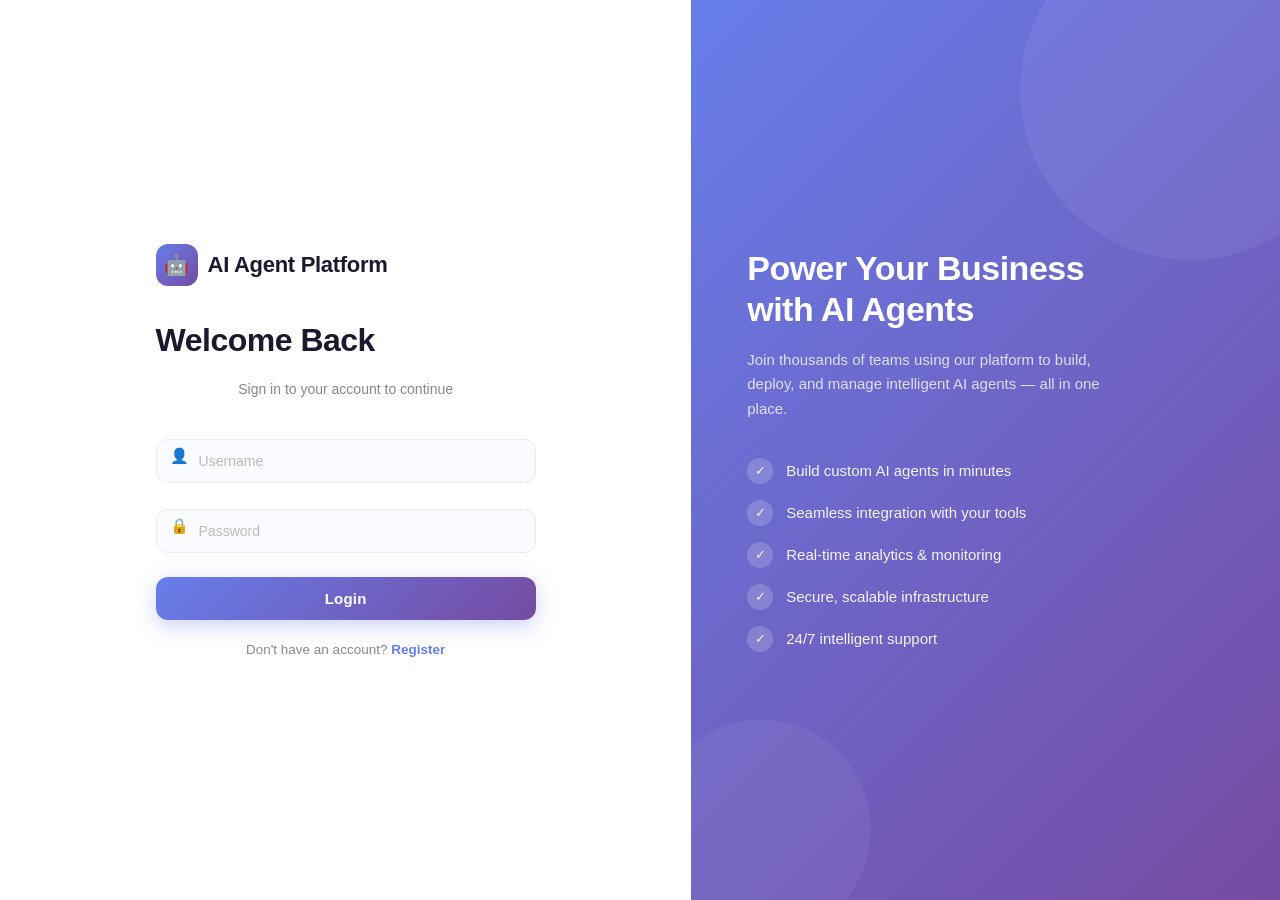
<file: templates/login.html>
<!DOCTYPE html>
<html lang="en">
<head>
    <meta charset="UTF-8">
    <meta name="viewport" content="width=device-width, initial-scale=1.0">
    <title>Login – AI Agent Platform</title>
    <link rel="stylesheet" href="/static/css/style.css">
    <link href="https://fonts.googleapis.com/css2?family=Syne:wght@600;700;800&family=DM+Sans:wght@400;500;600&display=swap" rel="stylesheet">
    <style>

        * { box-sizing: border-box; margin: 0; padding: 0; }

        body {
            font-family: 'Poppins', sans-serif;
            min-height: 100vh;
            display: flex;
            align-items: stretch;
            background: #f4f6ff;
        }

        /* ===== LEFT PANEL ===== */
        .left-panel {
            flex: 1;
            display: flex;
            flex-direction: column;
            justify-content: center;
            align-items: center;
            padding: 60px 48px;
            background: #ffffff;
            min-height: 100vh;
        }

        .left-inner {
            width: 100%;
            max-width: 380px;

        }

        .brand {
            display: flex;
            align-items: center;
            gap: 10px;
            margin-bottom: 36px;
        }

        .brand-icon {
            width: 42px; height: 42px;
            border-radius: 12px;
            background: linear-gradient(135deg, #667eea, #764ba2);
            display: flex; align-items: center; justify-content: center;
            font-size: 20px;
        }

        .brand-name {
            font-family: 'Poppins', sans-serif;
            font-size: 22px;
            font-weight: 700;
            color: #1a1a2e;
            letter-spacing: -.3px;
        }

        .left-inner h2 {
            font-family: 'Poppins', sans-serif;
            font-size: 32px;
            font-weight: 800;
            color: #1a1a2e;
            letter-spacing: -.5px;
            margin-bottom: 6px;
            align-items: center;
        }

        .left-inner .subtitle {
            font-size: 14px;
            color: #888;
            margin-bottom: 32px;
            font-weight: 400;
        }

        /* inputs */
        .field {
            position: relative;
            margin-bottom: 16px;
        }

        .field-icon {
            position: absolute;
            left: 14px;
            top: 50%;
            transform: translateY(-50%);
            font-size: 15px;
            color: #aaa;
            pointer-events: none;
        }

        .left-inner input {
            width: 100%;
            padding: 13px 16px 13px 42px;
            border: 1.5px solid #e8eaf0;
            border-radius: 12px;
            font-size: 14px;
            font-family: 'Poppins', sans-serif;
            color: #1a1a2e;
            background: #fafbff;
            outline: none;
            transition: border-color .2s, box-shadow .2s;
        }

        .left-inner input:focus {
            border-color: #667eea;
            box-shadow: 0 0 0 4px rgba(102,126,234,.12);
            background: #fff;
        }

        .left-inner input::placeholder { color: #bbb; }

        /* login button */
        .action-btn {
            width: 100%;
            padding: 13px;
            margin-top: 8px;
            border: none;
            border-radius: 12px;
            background: linear-gradient(135deg, #667eea, #764ba2);
            color: #fff;
            font-size: 15px;
            font-weight: 600;
            font-family: 'Poppins', sans-serif;
            cursor: pointer;
            letter-spacing: .2px;
            transition: opacity .2s, transform .15s;
            box-shadow: 0 6px 20px rgba(102,126,234,.35);
        }

        .action-btn:hover  { opacity: .9; transform: translateY(-1px); }
        .action-btn:active { transform: translateY(0); opacity: 1; }

        .left-inner p {
            text-align: center;
            margin-top: 22px;
            font-size: 13.5px;
            color: #888;
        }

        .left-inner p a {
            color: #667eea;
            font-weight: 600;
            text-decoration: none;
        }
        .left-inner p a:hover { text-decoration: underline; }


        /* ===== RIGHT PANEL ===== */
        .right-panel {
            width: 46%;
            background: linear-gradient(135deg, #667eea 0%, #764ba2 100%);
            display: flex;
            flex-direction: column;
            justify-content: center;
            padding: 64px 56px;
            position: relative;
            overflow: hidden;
        }

        /* decorative circles */
        .right-panel::before {
            content: '';
            position: absolute;
            width: 340px; height: 340px;
            border-radius: 50%;
            background: rgba(255,255,255,.06);
            top: -80px; right: -80px;
        }
        .right-panel::after {
            content: '';
            position: absolute;
            width: 220px; height: 220px;
            border-radius: 50%;
            background: rgba(255,255,255,.05);
            bottom: -40px; left: -40px;
        }

        .right-panel h3 {
            font-family: 'Poppins', sans-serif;
            font-size: 34px;
            font-weight: 800;
            color: #fff;
            line-height: 1.2;
            letter-spacing: -.5px;
            margin-bottom: 18px;
            position: relative; z-index: 1;
        }

        .right-panel .tagline {
            font-size: 15px;
            color: rgba(255,255,255,.78);
            line-height: 1.65;
            margin-bottom: 36px;
            max-width: 360px;
            position: relative; z-index: 1;
        }

        .feature-list {
            list-style: none;
            display: flex;
            flex-direction: column;
            gap: 16px;
            position: relative; z-index: 1;
        }

        .feature-list li {
            display: flex;
            align-items: center;
            gap: 13px;
            font-size: 15px;
            color: rgba(255,255,255,.92);
            font-weight: 500;
        }

        .feature-list li .check {
            width: 26px; height: 26px;
            border-radius: 50%;
            background: rgba(255,255,255,.18);
            display: flex; align-items: center; justify-content: center;
            flex-shrink: 0;
            font-size: 13px;
        }

        .stat-row {
            display: flex;
            gap: 28px;
            margin-top: 44px;
            position: relative; z-index: 1;
        }

        .stat {
            display: flex;
            flex-direction: column;
            gap: 3px;
        }

        .stat-num {
            font-family: 'Poppins', sans-serif;
            font-size: 26px;
            font-weight: 800;
            color: #fff;
        }

        .stat-label {
            font-size: 12px;
            color: rgba(255,255,255,.6);
            letter-spacing: .3px;
        }


        /* ===== RESPONSIVE ===== */
        @media (max-width: 768px) {
            body { flex-direction: column; }
            .right-panel { width: 100%; padding: 40px 32px; }
            .right-panel h3 { font-size: 26px; }
            .stat-row { gap: 20px; }
        }

    </style>
</head>
<body>

    <!-- ===== LEFT: LOGIN FORM ===== -->
    <div class="left-panel">
        <div class="left-inner">

            <div class="brand">
                <div class="brand-icon">🤖</div>
                <span class="brand-name">AI Agent Platform</span>
            </div>

            <h2>Welcome Back</h2>
            <p class="subtitle">Sign in to your account to continue</p>

            <form method="POST" action="/login">

                <div class="field">
                    <span class="field-icon">👤</span>
                    <input type="text" name="username" placeholder="Username" required>
                </div>

                <div class="field">
                    <span class="field-icon">🔒</span>
                    <input type="password" name="password" placeholder="Password" required>
                </div>

                <button class="action-btn">Login</button>
            </form>

            <p>Don't have an account? <a href="/register">Register</a></p>

        </div>
    </div>


    <!-- ===== RIGHT: INFO PANEL ===== -->
    <div class="right-panel">

        <h3>Power Your Business<br>with AI Agents</h3>

        <p class="tagline">
            Join thousands of teams using our platform to build,
            deploy, and manage intelligent AI agents — all in one place.
        </p>

        <ul class="feature-list">
            <li>
                <span class="check">✓</span>
                Build custom AI agents in minutes
            </li>
            <li>
                <span class="check">✓</span>
                Seamless integration with your tools
            </li>
            <li>
                <span class="check">✓</span>
                Real-time analytics & monitoring
            </li>
            <li>
                <span class="check">✓</span>
                Secure, scalable infrastructure
            </li>
            <li>
                <span class="check">✓</span>
                24/7 intelligent support
            </li>
        </ul>

        <!-- <div class="stat-row">
            <div class="stat">
                <span class="stat-num">10K+</span>
                <span class="stat-label">Active Users</span>
            </div>
            <div class="stat">
                <span class="stat-num">500+</span>
                <span class="stat-label">AI Agents Built</span>
            </div>
            <div class="stat">
                <span class="stat-num">99.9%</span>
                <span class="stat-label">Uptime</span>
            </div>
        </div> -->

    </div>

</body>
</html>























<!-- <!DOCTYPE html>
<html lang="en">
<head>
    <meta charset="UTF-8">
    <meta name="viewport" content="width=device-width, initial-scale=1.0">
    <title>Login</title>
    <link rel="stylesheet" href="/static/css/style.css">
</head>
<body>
    <div class="login-container">
        <h2>Login to AI Agent Platform</h2>
        <form method="POST" action="/login">
            <input type="text" name="username" placeholder="Username" required>
            <input type="password" name="password" placeholder="Password">
            <button class="action-btn">Login</button>
        </form>
        <p>
            Don't have account? <a href="/register"> Register</a>
        </p>
    </div>
    
</body>
</html> -->
</file>
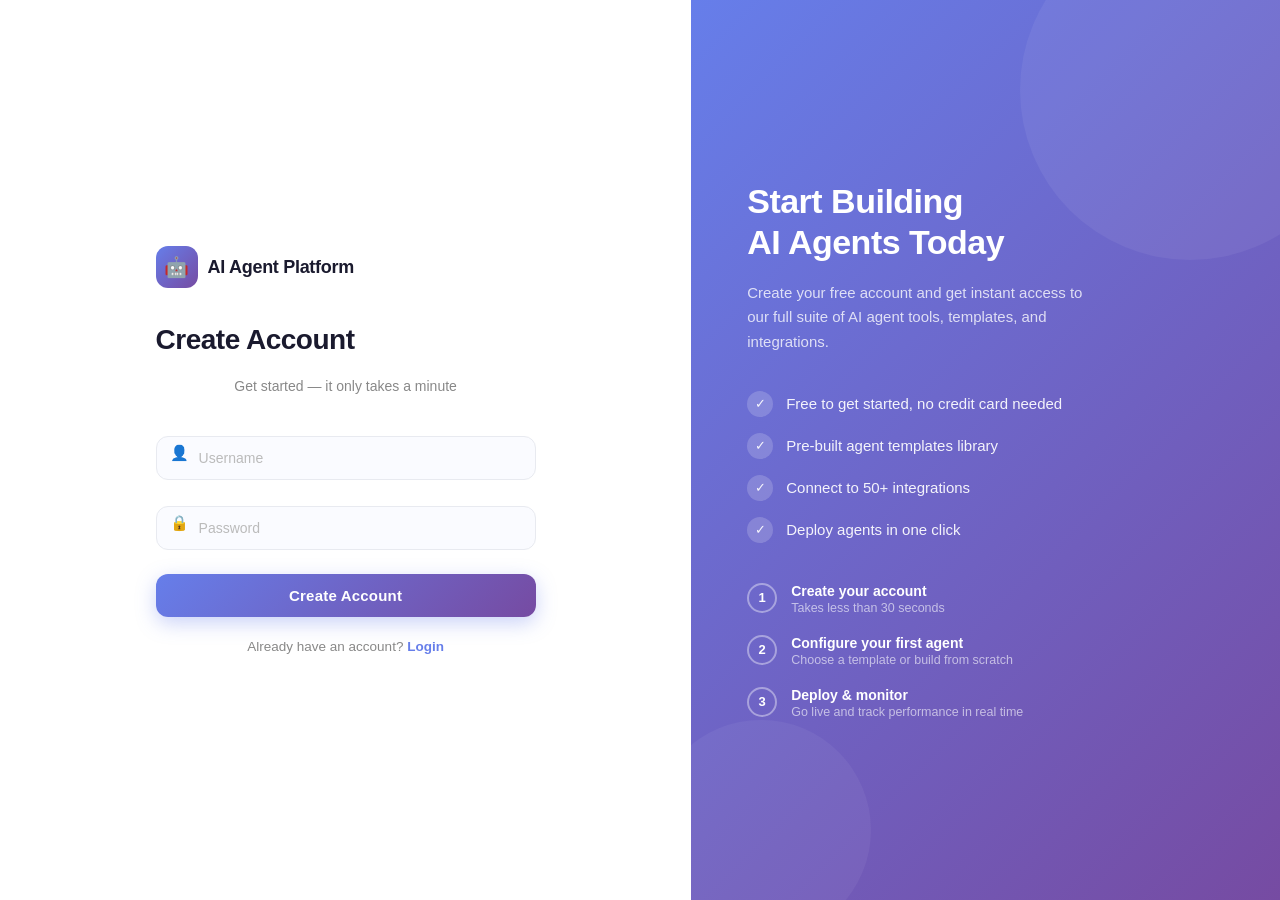
<file: templates/register.html>
<!DOCTYPE html>
<html lang="en">
<head>
    <meta charset="UTF-8">
    <meta name="viewport" content="width=device-width, initial-scale=1.0">
    <title>Register – AI Agent Platform</title>
    <link rel="stylesheet" href="/static/css/style.css">
    <link href="https://fonts.googleapis.com/css2?family=Syne:wght@600;700;800&family=DM+Sans:wght@400;500;600&display=swap" rel="stylesheet">
    <style>

        * { box-sizing: border-box; margin: 0; padding: 0; }

        body {
            font-family: 'Poppins', sans-serif;
            min-height: 100vh;
            display: flex;
            align-items: stretch;
            background: #f4f6ff;
        }

        /* ===== LEFT PANEL ===== */
        .left-panel {
            flex: 1;
            display: flex;
            flex-direction: column;
            justify-content: center;
            align-items: center;
            padding: 60px 48px;
            background: #ffffff;
            min-height: 100vh;
        }

        .left-inner {
            width: 100%;
            max-width: 380px;
        }

        .brand {
            display: flex;
            align-items: center;
            gap: 10px;
            margin-bottom: 36px;
        }

        .brand-icon {
            width: 42px; height: 42px;
            border-radius: 12px;
            background: linear-gradient(135deg, #667eea, #764ba2);
            display: flex; align-items: center; justify-content: center;
            font-size: 20px;
        }

        .brand-name {
            font-family: 'Poppins', sans-serif;
            font-size: 18px;
            font-weight: 700;
            color: #1a1a2e;
            letter-spacing: -.3px;
        }

        .left-inner h2 {
            font-family: 'Poppins', sans-serif;
            font-size: 28px;
            font-weight: 800;
            color: #1a1a2e;
            letter-spacing: -.5px;
            margin-bottom: 6px;
        }

        .left-inner .subtitle {
            font-size: 14px;
            color: #888;
            margin-bottom: 32px;
            font-weight: 400;
        }

        /* inputs */
        .field {
            position: relative;
            margin-bottom: 16px;
        }

        .field-icon {
            position: absolute;
            left: 14px;
            top: 50%;
            transform: translateY(-50%);
            font-size: 15px;
            color: #aaa;
            pointer-events: none;
        }

        .left-inner input {
            width: 100%;
            padding: 13px 16px 13px 42px;
            border: 1.5px solid #e8eaf0;
            border-radius: 12px;
            font-size: 14px;
            font-family: 'Poppins', sans-serif;
            color: #1a1a2e;
            background: #fafbff;
            outline: none;
            transition: border-color .2s, box-shadow .2s;
        }

        .left-inner input:focus {
            border-color: #667eea;
            box-shadow: 0 0 0 4px rgba(102,126,234,.12);
            background: #fff;
        }

        .left-inner input::placeholder { color: #bbb; }

        /* register button */
        .action-btn {
            width: 100%;
            padding: 13px;
            margin-top: 8px;
            border: none;
            border-radius: 12px;
            background: linear-gradient(135deg, #667eea, #764ba2);
            color: #fff;
            font-size: 15px;
            font-weight: 600;
            font-family: 'Poppins', sans-serif;
            cursor: pointer;
            letter-spacing: .2px;
            transition: opacity .2s, transform .15s;
            box-shadow: 0 6px 20px rgba(102,126,234,.35);
        }

        .action-btn:hover  { opacity: .9; transform: translateY(-1px); }
        .action-btn:active { transform: translateY(0); opacity: 1; }

        .left-inner p {
            text-align: center;
            margin-top: 22px;
            font-size: 13.5px;
            color: #888;
        }

        .left-inner p a {
            color: #667eea;
            font-weight: 600;
            text-decoration: none;
        }
        .left-inner p a:hover { text-decoration: underline; }


        /* ===== RIGHT PANEL ===== */
        .right-panel {
            width: 46%;
            background: linear-gradient(135deg, #667eea 0%, #764ba2 100%);
            display: flex;
            flex-direction: column;
            justify-content: center;
            padding: 64px 56px;
            position: relative;
            overflow: hidden;
        }

        .right-panel::before {
            content: '';
            position: absolute;
            width: 340px; height: 340px;
            border-radius: 50%;
            background: rgba(255,255,255,.06);
            top: -80px; right: -80px;
        }
        .right-panel::after {
            content: '';
            position: absolute;
            width: 220px; height: 220px;
            border-radius: 50%;
            background: rgba(255,255,255,.05);
            bottom: -40px; left: -40px;
        }

        .right-panel h3 {
            font-family: 'Poppins', sans-serif;
            font-size: 34px;
            font-weight: 800;
            color: #fff;
            line-height: 1.2;
            letter-spacing: -.5px;
            margin-bottom: 18px;
            position: relative; z-index: 1;
        }

        .right-panel .tagline {
            font-size: 15px;
            color: rgba(255,255,255,.78);
            line-height: 1.65;
            margin-bottom: 36px;
            max-width: 360px;
            position: relative; z-index: 1;
        }

        .feature-list {
            list-style: none;
            display: flex;
            flex-direction: column;
            gap: 16px;
            position: relative; z-index: 1;
        }

        .feature-list li {
            display: flex;
            align-items: center;
            gap: 13px;
            font-size: 15px;
            color: rgba(255,255,255,.92);
            font-weight: 500;
        }

        .feature-list li .check {
            width: 26px; height: 26px;
            border-radius: 50%;
            background: rgba(255,255,255,.18);
            display: flex; align-items: center; justify-content: center;
            flex-shrink: 0;
            font-size: 13px;
        }

        .steps-row {
            display: flex;
            flex-direction: column;
            gap: 20px;
            margin-top: 40px;
            position: relative; z-index: 1;
        }

        .step {
            display: flex;
            align-items: flex-start;
            gap: 14px;
        }

        .step-num {
            width: 30px; height: 30px;
            border-radius: 50%;
            border: 2px solid rgba(255,255,255,.4);
            display: flex; align-items: center; justify-content: center;
            font-family: 'Poppins', sans-serif;
            font-size: 13px;
            font-weight: 700;
            color: #fff;
            flex-shrink: 0;
        }

        .step-text {
            display: flex;
            flex-direction: column;
            gap: 2px;
        }

        .step-title {
            font-size: 14px;
            font-weight: 600;
            color: #fff;
        }

        .step-desc {
            font-size: 12.5px;
            color: rgba(255,255,255,.6);
        }


        /* ===== RESPONSIVE ===== */
        @media (max-width: 768px) {
            body { flex-direction: column; }
            .right-panel { width: 100%; padding: 40px 32px; }
            .right-panel h3 { font-size: 26px; }
        }

    </style>
</head>
<body>

    <!-- ===== LEFT: REGISTER FORM ===== -->
    <div class="left-panel">
        <div class="left-inner">

            <div class="brand">
                <div class="brand-icon">🤖</div>
                <span class="brand-name">AI Agent Platform</span>
            </div>

            <h2>Create Account</h2>
            <p class="subtitle">Get started — it only takes a minute</p>

            <form method="POST">

                <div class="field">
                    <span class="field-icon">👤</span>
                    <input type="text" name="username" placeholder="Username" required>
                </div>

                <div class="field">
                    <span class="field-icon">🔒</span>
                    <input type="password" name="password" placeholder="Password" required>
                </div>

                <button class="action-btn">Create Account</button>
            </form>

            <p>Already have an account? <a href="/login">Login</a></p>

        </div>
    </div>


    <!-- ===== RIGHT: INFO PANEL ===== -->
    <div class="right-panel">

        <h3>Start Building<br>AI Agents Today</h3>

        <p class="tagline">
            Create your free account and get instant access to
            our full suite of AI agent tools, templates, and integrations.
        </p>

        <ul class="feature-list">
            <li><span class="check">✓</span> Free to get started, no credit card needed</li>
            <li><span class="check">✓</span> Pre-built agent templates library</li>
            <li><span class="check">✓</span> Connect to 50+ integrations</li>
            <li><span class="check">✓</span> Deploy agents in one click</li>
        </ul>

        <div class="steps-row">
            <div class="step">
                <div class="step-num">1</div>
                <div class="step-text">
                    <span class="step-title">Create your account</span>
                    <span class="step-desc">Takes less than 30 seconds</span>
                </div>
            </div>
            <div class="step">
                <div class="step-num">2</div>
                <div class="step-text">
                    <span class="step-title">Configure your first agent</span>
                    <span class="step-desc">Choose a template or build from scratch</span>
                </div>
            </div>
            <div class="step">
                <div class="step-num">3</div>
                <div class="step-text">
                    <span class="step-title">Deploy &amp; monitor</span>
                    <span class="step-desc">Go live and track performance in real time</span>
                </div>
            </div>
        </div>

    </div>

</body>
</html>


















<!-- <!DOCTYPE html>
<html lang="en">
<head>
    <meta charset="UTF-8">
    <meta name="viewport" content="width=device-width, initial-scale=1.0">
    <title>Register</title>
    <link rel="stylesheet" href="/static/css/style.css">
</head>
<body>
    <div class="register-container">
        <h2>Create Account</h2>
        <form method="POST">
            <input type="text" name="username" placeholder="Username">
            <input type="password" name="password" placeholder="Password">
            <button class="action-btn">Register</button>
        </form>
        <p>
            Already have an account?<a href="/login">Login</a>
        </p>

    </div>
    
</body>
</html> -->
</file>
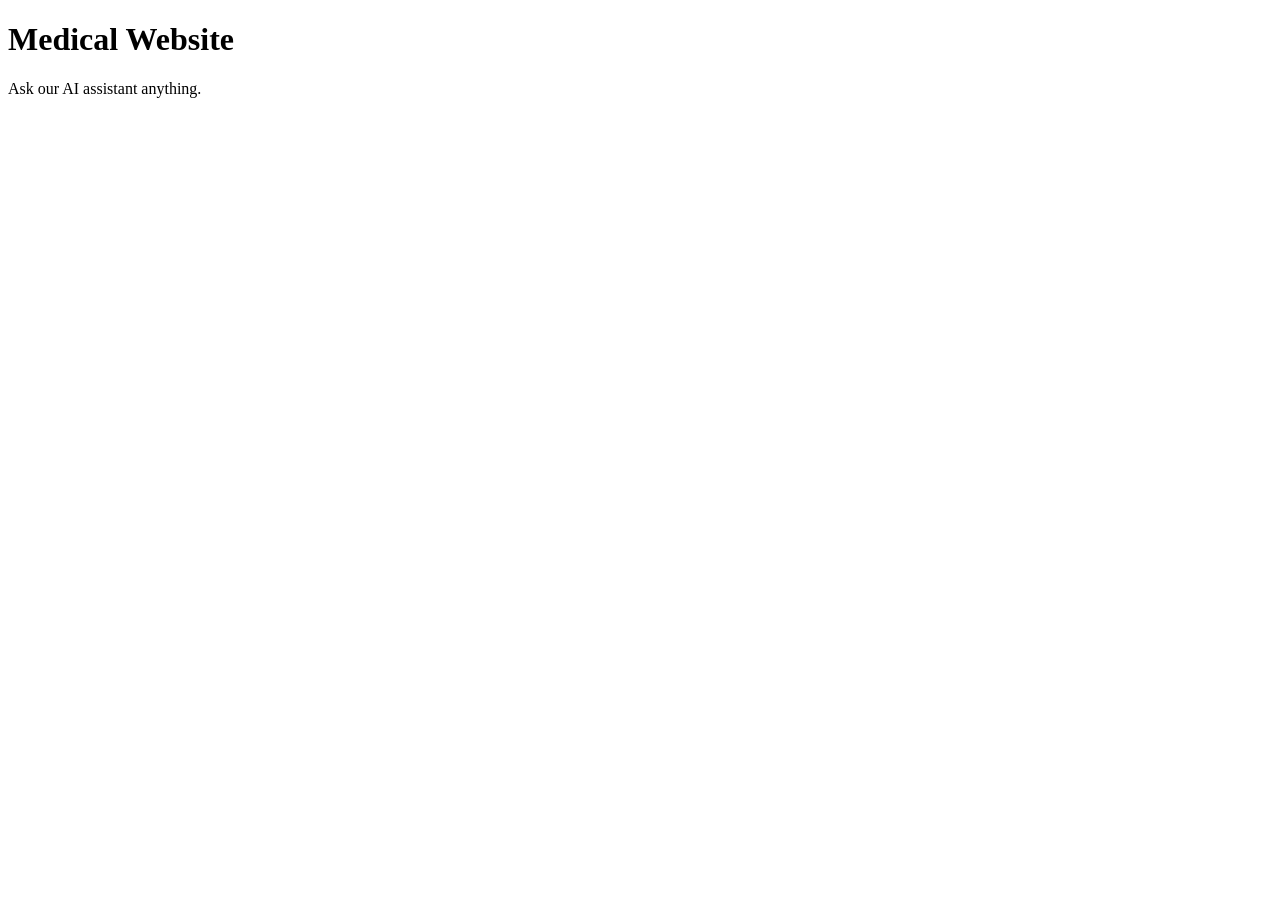
<file: templates/test.html>
<!DOCTYPE html>
<html>

<head>
<title>Test Chatbot</title>
</head>

<body>

<h1>Medical Website</h1>

<p>Ask our AI assistant anything.</p>

<script src="http://localhost:5000/static/widget.js?agent_id=e3566b57-e615-49e3-bc31-da69ba003e0d"></script>
</body>
</html>
</file>
<file: static/css/style.css>
/* GOOGLE FONT */
body{
    font-family: 'Poppins', sans-serif;
    margin:0;
    padding:0;
    background: linear-gradient(135deg,#667eea,#764ba2);
    min-height:100vh;

    display:flex;
    justify-content:center;
    align-items:center;

}

/* login page */
/* .login-container{
    width: 100%;
    max-width: 400px;
    padding: 50px;
    border-radius: 16px;
    background: rgba(255,255,255,0.95);
    backdrop-filter: blur(10px);
    box-shadow:0 15px 40px rgba(0,0,0,0.2);
    align-items: center;

}
input{
    width:100%;
    padding:12px 14px;   
    margin:10px 0;
    border-radius:10px;
    border:1px solid #ccc;
    outline:none;
    font-size:14px;
} */

/* register page */
/* .register-container{
    width: 100%;
    max-width: 400px;
    padding: 50px;
    border-radius: 16px;
    background: rgba(255,255,255,0.95);
    backdrop-filter: blur(10px);
    box-shadow:0 15px 40px rgba(0,0,0,0.2);
    align-items: center;

}
input{
    width:100%;
    padding:12px 14px;   
    margin:10px 0;
    border-radius:10px;
    border:1px solid #ccc;
    outline:none;
    font-size:14px;
} */


/* MAIN CONTAINER */
.container{
    width:900px;
    margin:auto;
    margin-top:60px;
    padding:40px;
    border-radius:16px;
    background: rgba(255,255,255,0.95);
    backdrop-filter: blur(10px);
    box-shadow:0 15px 40px rgba(0,0,0,0.2);
}

/* TITLE */
h1{
    text-align:center;
    font-weight:600;
    color:#333;
    margin-bottom:35px;
}

/* TABS */
.tabs{
    display:flex;
    justify-content:center;
    gap:12px;
    margin-bottom:30px;
}

/* TAB BUTTON */
.tab-btn{
    padding:12px 26px;
    border:none;
    border-radius:30px;
    background:#f0f2ff;
    font-weight:600;
    cursor:pointer;
    transition:0.3s;
    color:#444;
}

/* TAB HOVER */
.tab-btn:hover{
    background:#dfe5ff;
}

/* ACTIVE TAB */
.tab-btn.active{
    background:linear-gradient(135deg,#4a6cf7,#6f8bff);
    color:white;
    box-shadow:0 6px 18px rgba(74,108,247,0.4);
}

/* TAB CONTENT */
.tab-content{
    display:none;
    animation:fade 0.4s ease;
}

.tab-content.active{
    display:block;
}

@keyframes fade{
    from{opacity:0; transform:translateY(10px);}
    to{opacity:1; transform:translateY(0);}
}

/* SECTION TITLE */
h2{
    margin-bottom:12px;
    color:#444;
}

/* INPUT FIELDS */
input, textarea{
    width:100%;
    padding:14px;
    border-radius:10px;
    /* border:1px solid #e1e3f0; */
    font-size:14px;
    margin-top:10px;
    transition:0.25s;
    background:#fafbff;
    /* background:#0f172a;
    color:#00ff9c; */

}

/* INPUT FOCUS */
input:focus, textarea:focus{
    outline:none;
    border-color:#4a6cf7;
    box-shadow:0 0 0 3px rgba(74,108,247,0.15);
}

/* TEXTAREA */
textarea{
    height:130px;
    resize:none;
}

/* MAIN BUTTON */
.action-btn{
    margin-top:20px;
    padding:12px 28px;
    border:none;
    border-radius:30px;
    font-weight:600;
    cursor:pointer;
    background:linear-gradient(135deg,#4a6cf7,#6f8bff);
    color:white;
    transition:0.3s;
}

/* BUTTON HOVER */
.action-btn:hover{
    transform:translateY(-2px);
    box-shadow:0 8px 20px rgba(0,0,0,0.15);
}

/* EMBED BOX */
pre{
    background:#fafbff;
    color:black;
    padding:18px;
    border-radius:10px;
    margin-top:15px;
    overflow-x:auto;
    font-size:13px;
}

/* SUCCESS TEXT */
#botSaved{
    margin-top:10px;
    color:#28c76f;
    font-weight:500;
}

/* ANSWER BOX */
#answer{
    background:#f6f7ff;
    border-radius:10px;
    padding:15px;
    border:1px solid #e1e3f0;
}

/* LOADER */
.loader-container{
    text-align:center;
    margin-top:20px;
}

.loader{
    border:5px solid #f3f3f3;
    border-top:5px solid #4a6cf7;
    border-radius:50%;
    width:40px;
    height:40px;
    animation:spin 1s linear infinite;
    margin:auto;
}

@keyframes spin{
    0%{transform:rotate(0deg);}
    100%{transform:rotate(360deg);}
}

/* MOBILE */
@media(max-width:900px){

.container{
    width:92%;
    padding:25px;
}

.tabs{
    flex-wrap:wrap;
}

.tab-btn{
    flex:1;
}
}

/* multiple files upload */
/* ================= FILE BLOCK STYLE ================= */

/* #fileList{
    list-style:none;
    padding:0;
    margin-top:15px;
    display:grid;
    grid-template-columns:1fr;
    gap:12px;
} */

#fileList{
    display:grid;
    grid-template-columns:repeat(auto-fill, minmax(220px,1fr));
    gap:12px;
}

/* MAIN BLOCK */
.file-block{
    background:white;
    border-radius:14px;
    padding:15px;
    border:1px solid #e5e7ff;
    box-shadow:0 8px 25px rgba(0,0,0,0.08);
    transition:0.3s;
}

/* HOVER EFFECT */
.file-block:hover{
    transform:translateY(-3px);
    box-shadow:0 12px 30px rgba(0,0,0,0.12);
}

/* TOP SECTION */
.file-top{
    display:flex;
    align-items:center;
    gap:10px;
    margin-bottom:10px;
}

/* ICON */
.file-icon{
    font-size:20px;
}

/* NAME */
.file-name{
    font-size:14px;
    font-weight:500;
    color:#333;
    word-break:break-all;
}

/* BOTTOM SECTION */
.file-bottom{
    display:flex;
    justify-content:space-between;
    align-items:center;
}

/* SIZE */
.file-size{
    font-size:12px;
    color:#777;
}

/* REMOVE BUTTON */
.remove-btn{
    background:linear-gradient(135deg,#ff4b2b,#ff416c);
    border:none;
    color:white;
    padding:6px 12px;
    border-radius:20px;
    cursor:pointer;
    font-size:12px;
    transition:0.3s;
}

/* HOVER */
.remove-btn:hover{
    transform:scale(1.05);
}


/* #fileList{
    margin-top:10px;
    padding-left:15px;
    font-size:13px;
    color:#444;
}

#fileList li{
    margin-bottom:5px;
    background:#f2f4ff;
    padding:6px 10px;
    border-radius:6px;
    list-style:none;
} */
/* ================= TOAST MESSAGE ================= */

#toast-container{
    position:fixed;
    top:20px;
    right:20px;
    z-index:9999;
}

/* TOAST BOX */

.toast{
    min-width:250px;
    padding:14px 20px;
    margin-top:10px;
    border-radius:10px;
    background:#0f172a;
    color:#00ff9c;
    font-size:14px;
    font-weight:500;
    box-shadow:0 8px 25px rgba(0,0,0,0.25);
    animation:toastSlide 0.4s ease;
}

/* SUCCESS */

.toast-success{
    background:linear-gradient(135deg,#00c853,#2ecc71);
}

/* ERROR */

.toast-error{
    background:linear-gradient(135deg,#ff4b2b,#ff416c);
}

/* INFO */

.toast-info{
    background:linear-gradient(135deg,#4a6cf7,#6f8bff);
}

/* ANIMATION */

@keyframes toastSlide{

    from{
        transform:translateX(100%);
        opacity:0;
    }

    to{
        transform:translateX(0);
        opacity:1;
    }

}

/* update delete  */
.training-item{
    display:flex;
    justify-content:space-between;
    align-items:center;
    padding:10px;
    margin-bottom:8px;
    background:#f4f6ff;
    border-radius:8px;
}

.delete-btn{
    background:#ff4d4d;
    border:none;
    color:white;
    padding:5px 10px;
    border-radius:6px;
    cursor:pointer;
    transition:0.2s;
}

.delete-btn:hover{
    background:#e60000;
}

/* TRAINING ITEM CARD */
.training-item{
    display:flex;
    justify-content:space-between;
    align-items:center;
    padding:12px 16px;
    margin-bottom:12px;
    background:#f8f9ff;
    border-radius:10px;
    box-shadow:0 4px 10px rgba(0,0,0,0.05);
}

/* LEFT SIDE (ICON + TEXT) */
.training-left{
    display:flex;
    align-items:center;
    gap:10px;
    max-width:70%;
}

/* TEXT WRAP FIX */
.training-text{
    word-break:break-word;
    font-size:14px;
    color:#333;
}

/* ICON */
.icon{
    font-size:18px;
}

/* DELETE BUTTON */
.delete-btn{
    background:linear-gradient(135deg,#ff4b2b,#ff416c);
    color:white;
    border:none;
    padding:6px 12px;
    border-radius:20px;
    cursor:pointer;
    font-size:13px;
    transition:0.3s;
}

/* HOVER EFFECT */
.delete-btn:hover{
    transform:scale(1.05);
    box-shadow:0 5px 15px rgba(255,65,108,0.4);
}
</file>
